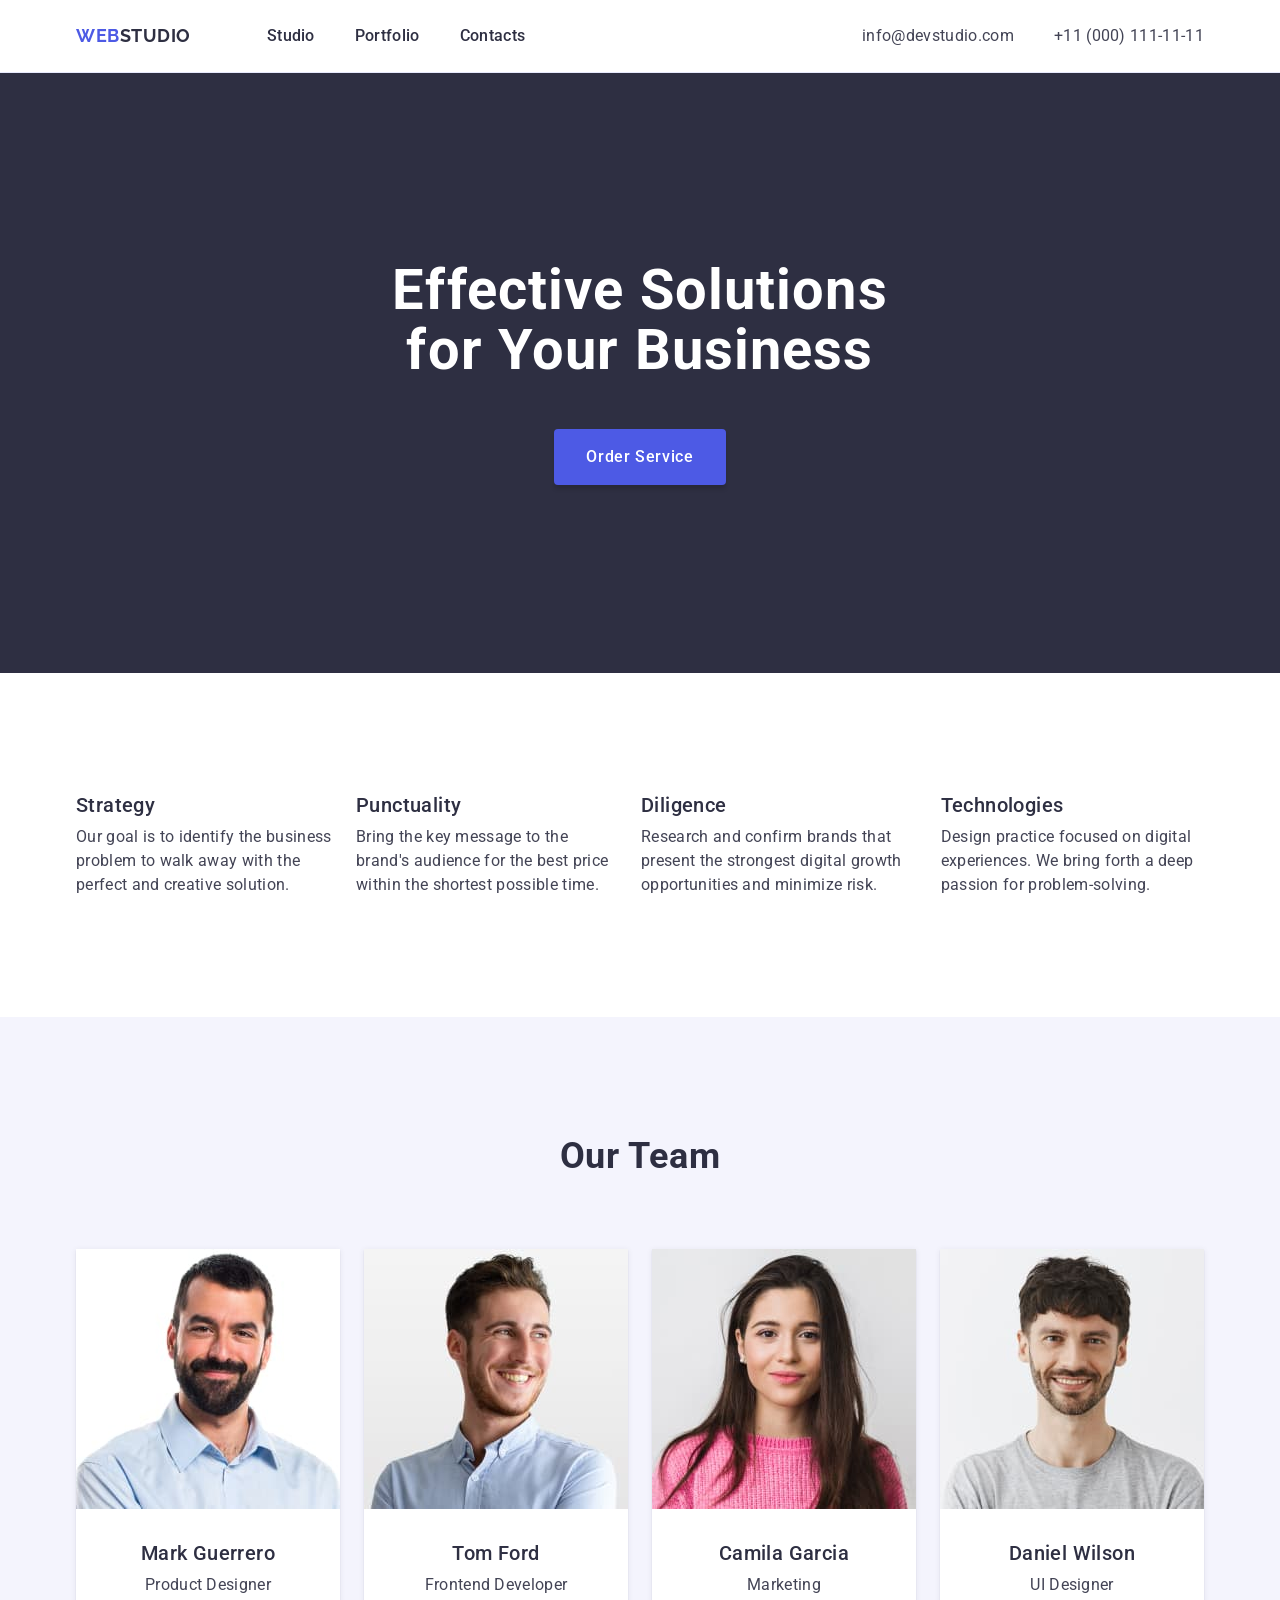
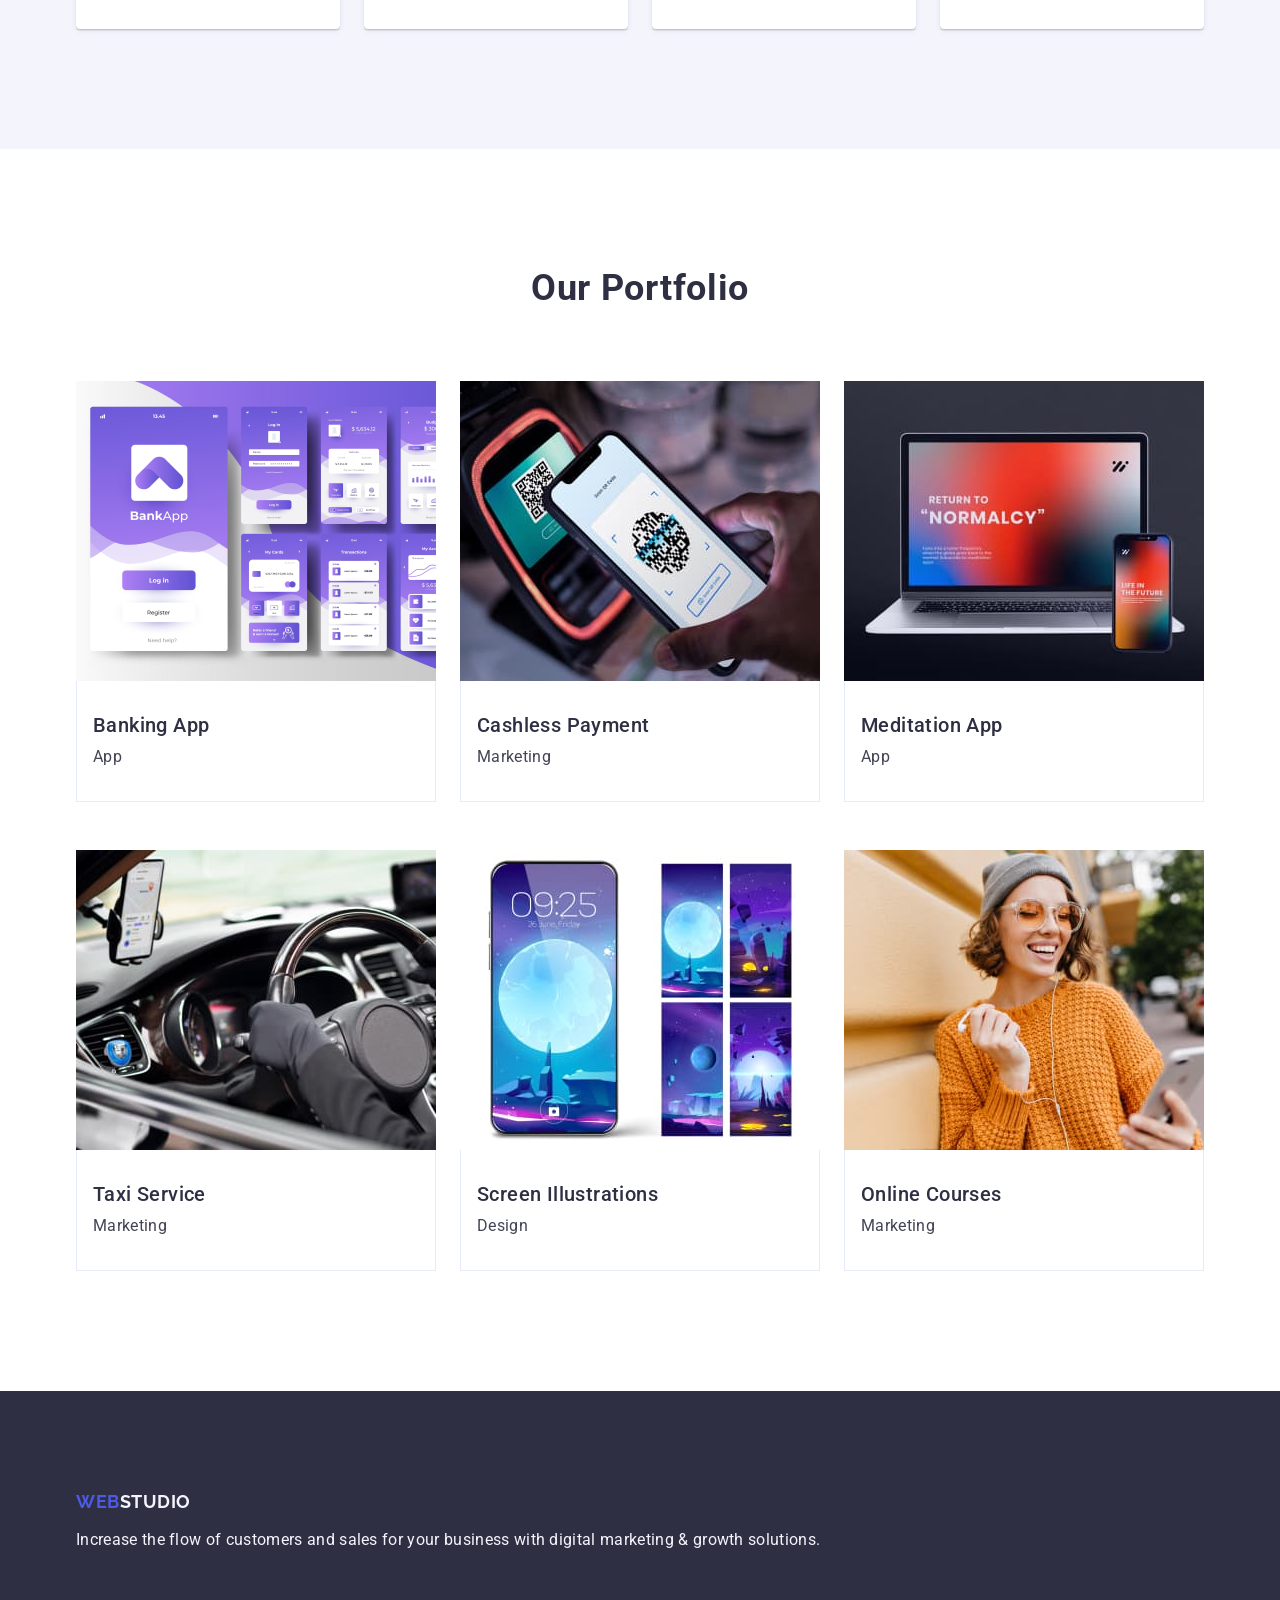
<file: index.html>
<!DOCTYPE html>
<html lang="en">
  <head>
    <meta charset="UTF-8" />
    <meta name="viewport" content="width=device-width, initial-scale=1.0" />
    <link rel="preconnect" href="https://fonts.googleapis.com" />
    <link rel="preconnect" href="https://fonts.gstatic.com" crossorigin />
    <link
      href="https://fonts.googleapis.com/css2?family=Raleway:wght@700&family=Roboto:wght@400;500;700&display=swap"
      rel="stylesheet"
    />
    <link
      rel="stylesheet"
      href="https://cdnjs.cloudflare.com/ajax/libs/modern-normalize/2.0.0/modern-normalize.min.css"
    />
    <link rel="stylesheet" href="./css/styles.css" />
    <title>WEBSTUDIO</title>
  </head>
  <body>
    <header class="header">
      <div class="container main-header-container">
        <nav class="nav-menu">
          <a class="nav-logo" href="./index.html"
            >Web<span class="logo-span">Studio</span></a
          >
          <ul class="nav-list">
            <li class="nav-list-item">
              <a class="nav-link" href="./index.html">Studio</a>
            </li>
            <li class="nav-list-item">
              <a class="nav-link" href="">Portfolio</a>
            </li>
            <li class="nav-list-item">
              <a class="nav-link" href="">Contacts</a>
            </li>
          </ul>
        </nav>
        <address class="address">
          <ul class="adress-list">
            <li class="adress-list-item">
              <a class="adress-link" href="mailto:info@devstudio.com"
                >info@devstudio.com</a
              >
            </li>
            <li class="adress-list-item">
              <a class="adress-link" href="tel:+110001111111"
                >+11 (000) 111-11-11</a
              >
            </li>
          </ul>
        </address>
      </div>
    </header>

    <main>
      <section class="hero">
        <div class="container hero-container">
          <h1 class="hero-title">Effective Solutions for Your Business</h1>
          <button class="button" type="button">Order Service</button>
        </div>
      </section>

      <section class="about">
        <div class="container">
          <h2 class="about-title">About</h2>
          <ul class="about-list">
            <li class="about-list-item">
              <h3 class="about-item-title">Strategy</h3>
              <p class="about-item-text">
                Our goal is to identify the business problem to walk away with
                the perfect and creative solution.
              </p>
            </li>
            <li class="about-list-item">
              <h3 class="about-item-title">Punctuality</h3>
              <p class="about-item-text">
                Bring the key message to the brand's audience for the best price
                within the shortest possible time.
              </p>
            </li>
            <li class="about-list-item">
              <h3 class="about-item-title">Diligence</h3>
              <p class="about-item-text">
                Research and confirm brands that present the strongest digital
                growth opportunities and minimize risk.
              </p>
            </li>
            <li class="about-list-item">
              <h3 class="about-item-title">Technologies</h3>
              <p class="about-item-text">
                Design practice focused on digital experiences. We bring forth a
                deep passion for problem-solving.
              </p>
            </li>
          </ul>
        </div>
      </section>

      <section class="our-team">
        <div class="container">
          <h2 class="team-title">Our Team</h2>
          <ul class="team-list">
            <li class="team-list-item">
              <img
                class="team-item-image"
                src="./images/mark-guerrero.jpg"
                alt="Mark Guerrero Product Designer"
                width="264"
                height="260"
              />
              <div class="team-item-description">
                <h3 class="team-item-title">Mark Guerrero</h3>
                <p class="team-item-text">Product Designer</p>
              </div>
            </li>
            <li class="team-list-item">
              <img
                class="team-item-image"
                src="./images/tom-ford.jpg"
                alt="Tom Ford Frontend Developer"
                width="264"
                height="260"
              />
              <div class="team-item-description">
                <h3 class="team-item-title">Tom Ford</h3>
                <p class="team-item-text">Frontend Developer</p>
              </div>
            </li>
            <li class="team-list-item">
              <img
                class="team-item-image"
                src="./images/camila-garcia.jpg"
                alt="Camila Garcia Marketing"
                width="264"
                height="260"
              />
              <div class="team-item-description">
                <h3 class="team-item-title">Camila Garcia</h3>
                <p class="team-item-text">Marketing</p>
              </div>
            </li>
            <li class="team-list-item">
              <img
                class="team-item-image"
                src="./images/daniel-wilson.jpg"
                alt="Daniel Wilson UI Designer"
                width="264"
                height="260"
              />
              <div class="team-item-description">
                <h3 class="team-item-title">Daniel Wilson</h3>
                <p class="team-item-text">UI Designer</p>
              </div>
            </li>
          </ul>
        </div>
      </section>

      <section class="our-portfolio">
        <div class="container">
          <h2 class="portfolio-title">Our Portfolio</h2>
          <ul class="portfolio-list">
            <li class="portfolio-list-item">
              <img
                class="portfolio-item-image"
                src="./images/banking-app.jpg"
                alt="banking app"
                width="360"
                height="300"
              />
              <div class="portfolio-list-description">
                <h3 class="portfolio-item-title">Banking App</h3>
                <p class="portfolio-item-text">App</p>
              </div>
            </li>
            <li class="portfolio-list-item">
              <img
                class="portfolio-item-image"
                src="./images/cashless-payment.jpg"
                alt="cashless payment"
                width="360"
                height="300"
              />
              <div class="portfolio-list-description">
                <h3 class="portfolio-item-title">Cashless Payment</h3>
                <p class="portfolio-item-text">Marketing</p>
              </div>
            </li>
            <li class="portfolio-list-item">
              <img
                class="portfolio-item-image"
                src="./images/meditation-app.jpg"
                alt="meditation app"
                width="360"
                height="300"
              />
              <div class="portfolio-list-description">
                <h3 class="portfolio-item-title">Meditation App</h3>
                <p class="portfolio-item-text">App</p>
              </div>
            </li>
            <li class="portfolio-list-item">
              <img
                class="portfolio-item-image"
                src="./images/taxi-service.jpg"
                alt="taxi service"
                width="360"
                height="300"
              />
              <div class="portfolio-list-description">
                <h3 class="portfolio-item-title">Taxi Service</h3>
                <p class="portfolio-item-text">Marketing</p>
              </div>
            </li>
            <li class="portfolio-list-item">
              <img
                class="portfolio-item-image"
                src="./images/screen-illustrations.jpg"
                alt="screen illustrations"
                width="360"
                height="300"
              />
              <div class="portfolio-list-description">
                <h3 class="portfolio-item-title">Screen Illustrations</h3>
                <p class="portfolio-item-text">Design</p>
              </div>
            </li>
            <li class="portfolio-list-item">
              <img
                class="portfolio-item-image"
                src="./images/online-courses.jpg"
                alt="online courses"
                width="360"
                height="300"
              />
              <div class="portfolio-list-description">
                <h3 class="portfolio-item-title">Online Courses</h3>
                <p class="portfolio-item-text">Marketing</p>
              </div>
            </li>
          </ul>
        </div>
      </section>
    </main>
    <footer class="footer">
      <div class="container">
        <a class="footer-logo" href="./index.html"
          >Web<span class="footer-logo-span">Studio</span></a
        >
        <p class="footer-text">
          Increase the flow of customers and sales for your business with
          digital marketing & growth solutions.
        </p>
      </div>
    </footer>
  </body>
</html>
</file>
<file: css/styles.css>
:root {
    --hero-bg-color: #2E2F42;
    --footer-bg-color: #2E2F42;
    --primary-text-color: #434455;
    --primary-title-color: #2E2F42;
    --main-footer-color: #F4F4FD;
    --main-title-color: #fff;
    --nav-links-color: #2E2F42;
    --accent-color: #4D5AE5;
    --contact-link-color: #434455;
    --hover-link-color: #404BBF;

}

body {
    background-color: #FFFFFF;
    font-family: 'Roboto', sans-serif;
    color: var(--primary-text-color);

    margin: 0;
}

ul,
ol {
    margin: 0;
    padding: 0;
    list-style: none;
}

h1,
h2,
h3 {
    margin: 0;
}

p {
    margin: 0;
} 

img {
    display: block;
    max-width: 100%;
}

.container {
    width: 1158px;
    margin:  auto;
    padding: 0 15px;
}
/* header */
.header {
    border-bottom: 1px solid #e7e9fc;
    padding-top: 24px;
    padding-bottom: 24px;
    padding: 0 15px;
    }

.main-header-container {
    display: flex;
}

.nav-menu {
    display: flex;
    align-items: center;
}

.nav-list {
    display: flex;
    gap: 40px;
}



.nav-logo {
    font-family: "Raleway", sans-serif;    
    text-decoration: none;
    color: #4d5ae5;
    font-size: 18px;
    font-weight: 700;
    line-height: 1.17;
    letter-spacing: 0.54px;
    text-transform: uppercase;
    margin-right: 76px;
}
.logo-span {
    color: #2e2f42;
}

.nav-link {
    text-decoration: none;
    color: var(--nav-links-color);
    font-size: 16px;
    font-weight: 500;
    line-height: 1.5;
    letter-spacing: 0.32px;
    padding: 24px 0;
}
.address {
    font-style: normal;
    margin-left: auto;
    
}

.adress-list {
    display: flex;
    gap: 40px;
    padding: 24px 0;
}

.adress-link {
    text-decoration: none;
    color: var(--contact-link-color);
    font-size: 16px;
    line-height: 1.5;
    letter-spacing: 0.32px;
}

.nav-link:hover,
.adress-link:hover {
    color: var(--hover-link-color);
}
.nav-link:focus,
.adress-link:focus {
    color: var(--hover-link-color);
}

/* hero */
.hero {
    background-color: var(--hero-bg-color);
    padding: 188px 0;
}
.hero-container {
    display: flex;
    flex-direction: column;
    align-items: center;
}
.hero-title {
    font-size: 56px;
    font-weight: 700;
    line-height: 1.07;
    letter-spacing: 1.12px;
    color: white;
    text-align: center;
    margin-bottom: 48px;
    max-width: 496px;
}

.button {
    display: block;
    min-width: 169px;
    height: 56px;
    border: none;
    margin: 0 auto;
    background-color: #4d5ae5;
    color: #ffffff;
    font-size: 16px;
    font-weight: 500;
    cursor: pointer;
    line-height: 24px;
    letter-spacing: 0.64px;
    padding: 16px 32px;
    border-radius: 4px;
    background: #4d5ae5;
    box-shadow: 0px 4px 4px 0px rgba(0, 0, 0, 0.15);
}
.button:hover {
    background-color: #404BBF;
}
.button:focus {
    background-color: #404BBF;
}

/* about */
.about {
    padding: 120px 0;
}
.about-title {
    position: absolute;
    width: 1px;
    height: 1px;
    margin: -1px;
    border: 0;
    padding: 0;
    white-space: nowrap;
    clip-path: inset(100%);
    clip: rect(0 0 0 0);
    overflow: hidden;
    }

.about-list {
    display: flex;
    justify-content: space-between;
    gap: 24px;
}

.about-list-item {
    width: calc((100%-72px) / 4);
}

.about-item-title {
    margin-bottom: 8px;
    color: var(--primary-title-color);
    font-size: 20px;
    font-weight: 500;
    line-height: 1.2;
    letter-spacing: 0.4px;
}
.about-item-text {
    font-size: 16px;
    line-height: 1.5;
    letter-spacing: 0.32px;
}

/* team */
.our-team {
    background-color: #F4F4FD;
    padding: 120px 0;
}

.team-list {
    display: flex;
    gap: 24px;
}
.team-list-item {
    background-color: #FFFFFF;
    border-radius: 0px 0px 4px 4px;
    box-shadow: 0px 2px 1px 0px rgba(46, 47, 66, 0.08), 0px 1px 1px 0px rgba(46, 47, 66, 0.16), 0px 1px 6px 0px rgba(46, 47, 66, 0.08);
}

.team-item-description {
    display: flex;
    flex-direction: column;
    text-align: center;
    padding: 32px 0;
}

.team-title {
    margin-bottom: 72px;
    color: var(--primary-title-color);
    font-size: 36px;
    font-weight: 700;
    line-height: 1.11;
    letter-spacing: 0.72px;
    text-transform: capitalize;
    text-align: center;
}

.team-item-title {
    color: var(--primary-title-color);
    font-size: 20px;
    font-weight: 500;
    line-height: 1.2;
    letter-spacing: 0.4px;
    margin-bottom: 8px;
}

.team-item-text {
    font-size: 16px;
    line-height: 1.5;
    letter-spacing: 0.32px;
}

/* portfolio */
.our-portfolio {
    padding: 120px 0;
}

.portfolio-title {
    margin-bottom: 72px;
    color: var(--primary-title-color);
    font-size: 36px;
    font-weight: 700;
    line-height: 1.11;
    letter-spacing: 0.72px;
    text-transform: capitalize;
    text-align: center;
}

.portfolio-list {
    display: flex;
    column-gap: 24px;
    row-gap: 48px;
    flex-wrap: wrap;
}


.portfolio-item-title {
    color: var(--primary-title-color);
    font-size: 20px;
    font-weight: 500;
    line-height: 1.2;
    letter-spacing: 0.4px;
    margin-bottom: 8px;
}

.portfolio-item-text {
    font-size: 16px;
    line-height: 1.5;
    letter-spacing: 0.32px;
}

.portfolio-list-description {
    display: flex;
    padding: 32px 16px;
    flex-direction: column;
    justify-content: center;
    align-items: flex-start;
    align-self: stretch;
    border: 1px solid var(--CORNFLOWER, #E7E9FC);
    border-top: none;
    background: var(--WHITE, #FFF);
}

/* footer */

.footer {
    background-color: #2e2f42;
    padding: 100px 0px;
}

.footer-logo {
    display: inline-block;
    font-family: "Raleway", sans-serif;
    text-decoration: none;
    color: #4d5ae5;
    font-size: 18px;
    font-weight: 700;
    line-height: 1.17;
    letter-spacing: 0.54px;
    text-transform: uppercase;
    margin-bottom: 16px;
}

.footer-logo-span {
    color: #f4f4fd;
}
.footer-text {
    color: #f4f4fd;
    font-size: 16px;
    line-height: 1.5;
    letter-spacing: 0.02em;
}
</file>
